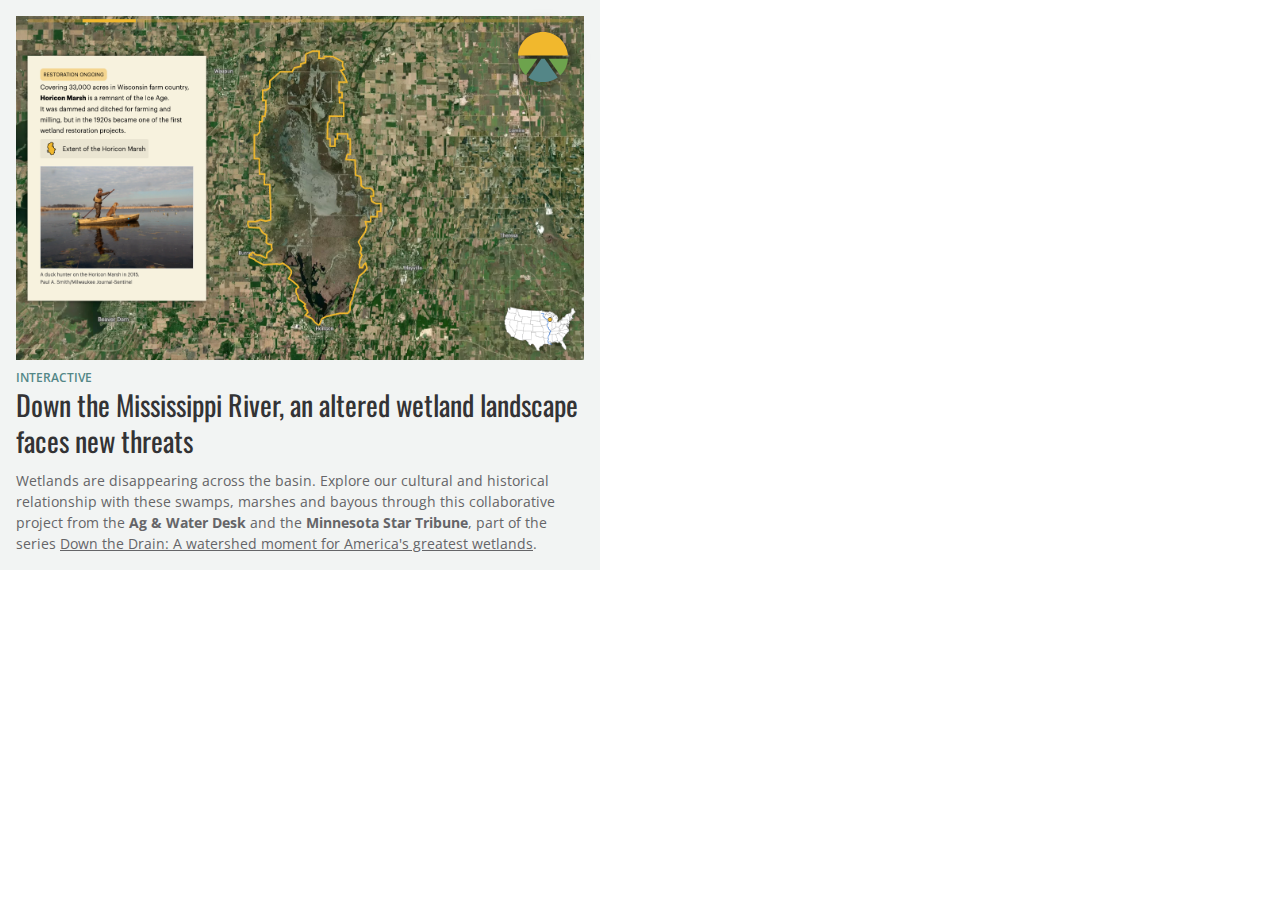
<file: docs/index.html>
<!DOCTYPE html>
<html lang="en">
  <head>
    <title>2025-wetlands-referral-embed</title>
    <meta content="text/html;charset=utf-8" http-equiv="Content-Type" />
    <meta content="utf-8" http-equiv="encoding" />

    <meta http-equiv="X-UA-Compatible" content="IE=edge" />
    <meta
      name="viewport"
      content="width=device-width, initial-scale=1, minimum-scale=1, maximum-scale=1, user-scalable=no"
    />
    <meta property="fullbleed" content="false" />
    <meta property="slug" content="2025-wetlands-referral-embed" />

    <link
      rel="icon"
      type="image/png"
      href=""
      sizes="128x128"
    />
    <link
      rel="shortcut icon"
      href=""
      type="image/x-icon"
    />

    <meta
      property="apple-fallback"
      content="fallbacks/2025-wetlands-referral-embed-apple.png"
    />
    <meta
      property="newsletter-fallback"
      content="fallbacks/2025-wetlands-referral-embed-fallback.png"
    />
    <link rel="icon" type="image/png" href="./favicon.png" />
    <script type="module" crossorigin src="./assets/bundle.js"></script>
    <link rel="stylesheet" crossorigin href="./assets/bundle.css">
  </head>

  <body id="app"></body>
</html>
</file>
<file: docs/assets/bundle.css>
@import"https://fonts.googleapis.com/css2?family=Open+Sans:ital,wght@0,300..800;1,300..800&family=Oswald:wght@200..700&display=swap";code,details,embed,fieldset,form,label,legend,menu,pre,sub,summary,sup,table,tbody,td,tfoot,th,thead,tr{margin:0;padding:0;border:0;font:inherit;font-size:100%;vertical-align:baseline}blockquote,caption,dd,dl,dt,figure,h1,h2,h3,h4,h5,h6,li,ol,p,ul{margin:0;padding:0;font:inherit}blockquote,q{quotes:none}blockquote:after,blockquote:before,q:after,q:before{content:"";content:none}html{box-sizing:border-box}*,:after,:before{box-sizing:inherit}img{max-width:100%;height:auto}iframe{border:0}small,sub,sup{font-size:16px}sup{top:-.5rem}sub{bottom:-.25rem}code,kbd,pre,samp{font-size:16px}fieldset{border:0;margin:0;padding:0}optgroup{font-weight:600}input{-webkit-appearance:none;border-radius:0}:root{--font-headline: Oswald, sans-serif;--font-sans: Open Sans, sans-serif;--font-sans-mono: Open Sans, sans-serif;--font-serif: serif}body,html{margin:0;padding:0;font-family:var(--font-sans);-webkit-font-smoothing:antialiased;-moz-osx-font-smoothing:grayscale}.chart-container{width:100%}.headline{font-family:var(--font-headline);font-size:22px;font-size:1.375rem;font-size:clamp(1.375rem,1.1044342105rem + 1.3157894737vw,1.75rem);line-height:1.3;font-weight:400;color:#333335;margin-bottom:.625rem}.dek{font-family:var(--font-sans);font-size:14px;font-size:.875rem;line-height:1.5;color:#656568;margin-bottom:1.25rem}.dek a{color:#656568}.credit{font-family:var(--font-sans);font-size:12px;font-size:.75rem;line-height:1.5;color:#656568;margin-top:.3125rem;margin-bottom:1.25rem;text-align:right}.credit a{color:#656568}.subhead{font-family:var(--font-sans);font-size:14px;font-size:.875rem;line-height:1.15;font-weight:600;color:#333335;margin-bottom:.625rem}.label{font-family:var(--font-sans);font-size:16px;font-size:1rem;line-height:1.12;color:#333335}.axis-label{color:#333335;font-family:var(--font-sans-mono);font-size:14px;font-size:.875rem;line-height:1.43}.axis-text{color:#898989;font-family:var(--font-sans-mono);font-size:11px;font-size:.6875rem;line-height:1.18}.annotation{color:#333335;font-family:var(--font-sans);font-size:14px;font-size:.875rem;line-height:1.29}.annotation--number{color:#333335;font-family:var(--font-sans-mono);font-size:16px;font-size:1rem;line-height:1.38}.caps-label{font-family:var(--font-sans);font-size:12px;font-size:.75rem;line-height:1.1;letter-spacing:.05em;text-transform:uppercase}.sr-only{position:absolute;width:1px;height:1px;margin:-1px;overflow:hidden;padding:0;clip:rect(1px,1px,1px,1px);clip-path:inset(50%)}@media screen and (min-width: 37.438em){.is-mobile{display:none}}@media screen and (max-width: 37.3755em){.is-newsletter{display:none}}.chart-container.svelte-1iwc1d8{max-width:600px;background-color:#f2f4f3;width:100%;padding:1rem}.chart-container.svelte-1iwc1d8 a:where(.svelte-1iwc1d8){text-decoration:none;color:inherit}.chart-container.svelte-1iwc1d8 .tag:where(.svelte-1iwc1d8){text-transform:uppercase;font-size:12px;font-weight:600;color:#538787}.chart-container.svelte-1iwc1d8 .image-container:where(.svelte-1iwc1d8){position:relative}.chart-container.svelte-1iwc1d8 .image-container:where(.svelte-1iwc1d8) svg:where(.svelte-1iwc1d8){position:absolute;top:1rem;right:1rem;width:50px;filter:drop-shadow(0 0 10px rgba(0,0,0,.75))}.chart-container.svelte-1iwc1d8 .headline:where(.svelte-1iwc1d8):hover a:where(.svelte-1iwc1d8){text-decoration:underline}.chart-container.svelte-1iwc1d8 .dek:where(.svelte-1iwc1d8){margin-bottom:0}.chart-container.svelte-1iwc1d8 .dek:where(.svelte-1iwc1d8) a:where(.svelte-1iwc1d8){text-decoration:underline}
</file>
